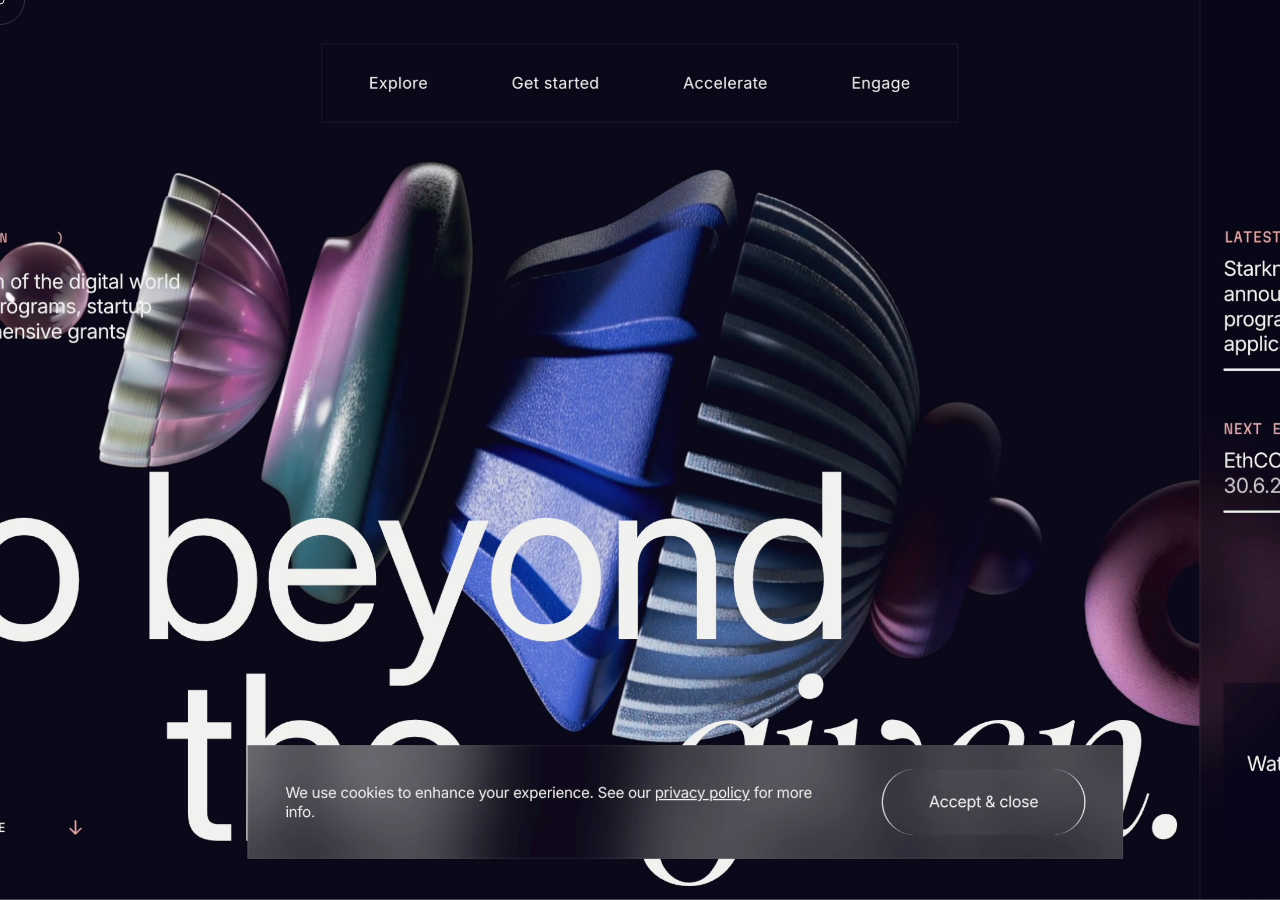
<file: cursor2.html>
<!DOCTYPE html>
<html>

<head>
    <meta charset="UTF-8" />
    <title>title</title>
    <style>
        html, body, canvas {
  width: 100%;
  height: 100%;
}

* {
        cursor:none;
}

canvas {
  position: absolute;
  z-index: 10;
  pointer-events: none;
  opacity: 0.05;
  filter: blur(10px);
  /* mix-blend-mode: overlay; */
  /* mix-blend-mode:lighten;  darken, saturation, color */
  /* backdrop-filter: blur(40px); */
}

body {
  margin: 0;
  position: fixed;
  overflow: hidden;
  cursor: none;
  background-color: black;
  color: orange;
}

video,img {
    width: 100vw;
    height: 100vh;
    position: absolute;
    object-fit: cover;
    top: 0;
    left: 0;
    z-index: -1;
}

.cursor {
  z-index: 100;
  /* background-color: #ff4c24; */
  border: 1px solid #ffffff30;
  /* border-width: 1px 0 1x 1px; */
  border-radius: 100em;
  width: 3em;
  height: 3em;
  transition: background-color .375s cubic-bezier(.625, .05, 0, 1), height .375s cubic-bezier(.625, .05, 0, 1), width .375s cubic-bezier(.625, .05, 0, 1);
  position: fixed;
  inset: 0% auto auto 0%;
  pointer-events: none;
  display: flex;
  align-items: center;
  justify-content: center;
}

.cursor, .cursor__dot {
    mix-blend-mode: difference;
}

.cursor__dot {
    position: fixed;
    z-index: 100;
    pointer-events: none;
    width: 7px;
    inset: 0% auto auto 0%;
    height: 7px;
    /* background-color: white; */
    border: 1px solid #ffffff;
    /* background-color: #ffffff50; */
    /* backdrop-filter: blur(10px); */
    border-radius: 50%;
    transition: background-color .375s cubic-bezier(.625, .05, 0, 1), height .375s cubic-bezier(.625, .05, 0, 1), width .375s cubic-bezier(.625, .05, 0, 1), border .5s linear, background-color .5s linear;
}

.cursor__image {
    width: 9px;
    height: 9px;
    margin-left: -1px;
    margin-top: -1px;
    opacity: 0;
    transition-duration: .5s;
    transition-property: opacity;
}

body:has( a:hover) .cursor,
body:has( button:hover) .cursor,
body:has( [data-cursor]:hover) .cursor{
  width: 1.25em;
  height: 1.25em;
  border-color: #EAAEAE50;
      /* width: 10px;
          height: 10px; */
  /* background-color: rgba(255, 76, 36, 0.3); */
}
body:has( a:hover) .cursor__dot,
body:has( button:hover) .cursor__dot,
body:has( [data-cursor]:hover) .cursor__dot{
      background-color: #EAAEAE;
        border: 0px solid #ffffff00;
        width: 10px;
        height: 10px;
      /* width: 8px;
    height: 8px; */
}

body:has( a:hover) .cursor__dot img,
body:has( button:hover) .cursor__dot img,
body:has( [data-cursor]:hover) .cursor__dot img {
    display: none;
}

button {
    position: absolute;
    top: 40px;
    right: 40px;
    z-index: 1000;
    width: 100vw;
    height: 70px;
    background-color: transparent;
    border-color: transparent;
}

@media (hover: none) and (pointer: coarse) {
  .cursor {
    display: none;
  }
}

    </style>
    <script>
        let cursorTimeOut;
        window.addEventListener("mousemove", e => {
            if(cursorTimeOut) clearTimeout(cursorTimeOut)
            cursorTimeOut = setTimeout(() => {
                document.querySelector('.cursor__image').style.opacity = 0;
                document.querySelector('.cursor__dot').style.borderColor = 'white';
                // document.querySelector('.cursor__dot').style.backgroundColor = '#ffffff';
            }, 100)
            document.querySelector('.cursor__image').style.opacity = 1;
            document.querySelector('.cursor__dot').style.borderColor = 'transparent';
            // document.querySelector('.cursor__dot').style.backgroundColor = 'transparent';
        });
    </script>
</head>

<body>
   <!-- <canvas></canvas> -->
   <!-- <video loop muted autoplay>
    <source src="/home.mov" />
   </video> -->
 <img src="/homepage.png" />
   <button></button>
   <div class="cursor"></div>
    <div class="cursor__dot">
        <img class="cursor__image" src="/cursor.gif" />
    </div>
   <script src="https://cdn.jsdelivr.net/npm/gsap@3.12.5/dist/gsap.min.js"></script>
    <!-- <script src="./cursor2.js"></script> -->
    <script src="./osmoCursor.js"></script>
</body>

</html>
</file>
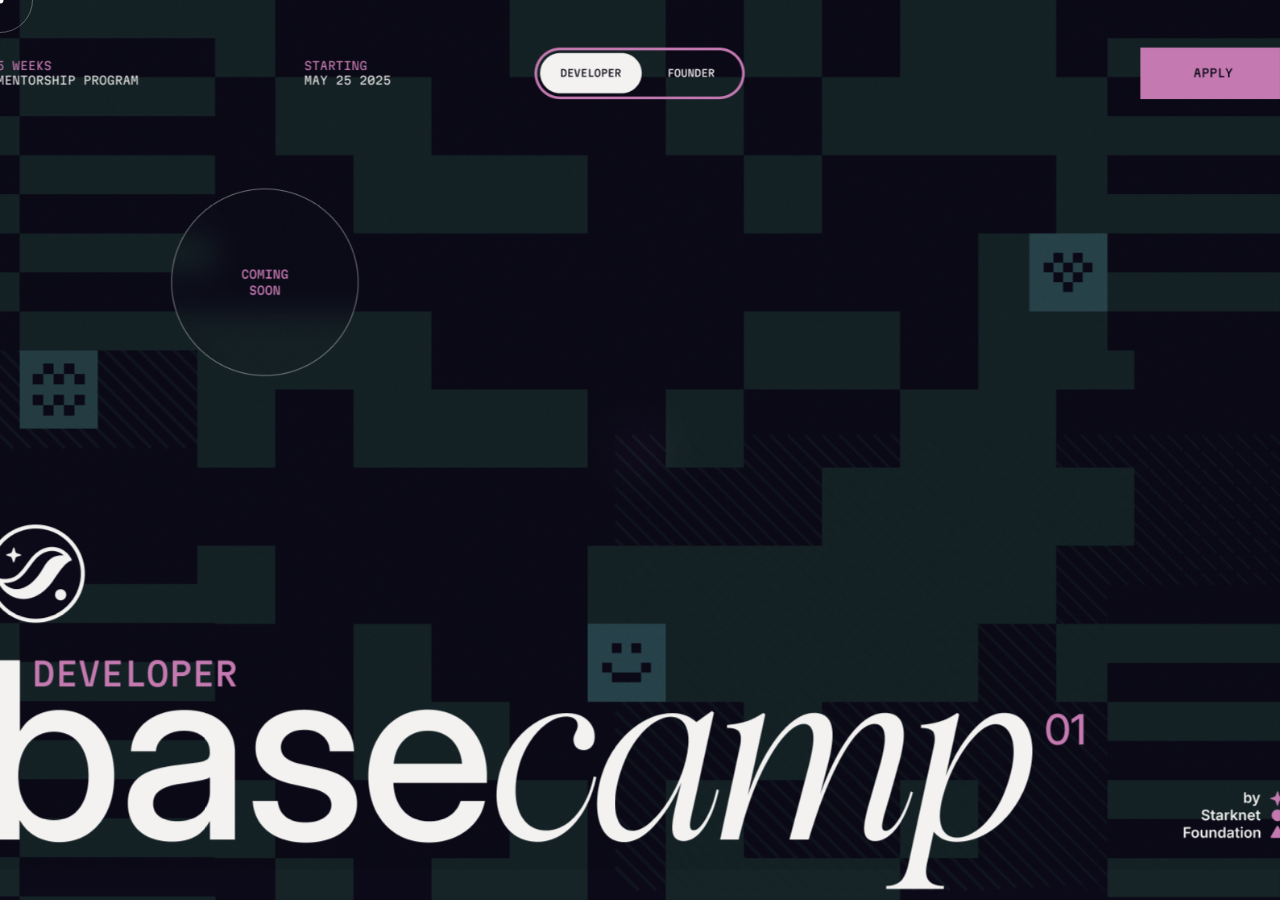
<file: cursor3.html>
<!DOCTYPE html>
<html>

<head>
    <meta charset="UTF-8" />
    <title>title</title>
    <style>
        html, body, canvas {
  width: 100%;
  height: 100%;
}

* {
        cursor:none;
}

canvas {
  position: absolute;
  z-index: 10;
  pointer-events: none;
  opacity: 0.4;
  filter: blur(10px);
  mix-blend-mode: overlay;
  /* mix-blend-mode:lighten;  darken, saturation, color */
  /* backdrop-filter: blur(40px); */
}

body {
  margin: 0;
  position: fixed;
  overflow: hidden;
  cursor: none;
  background-color: black;
  color: orange;
}

video,img {
    width: 100vw;
    height: 100vh;
    position: absolute;
    object-fit: cover;
    top: 0;
    left: 0;
    z-index: -1;
}

.cursor {
  z-index: 100;
  /* background-color: #ff4c24; */
  border: 1px solid #ffffff50;
  border-radius: 100em;
  width: 4em;
  height: 4em;
  transition: background-color .375s cubic-bezier(.625, .05, 0, 1), height .375s cubic-bezier(.625, .05, 0, 1), width .375s cubic-bezier(.625, .05, 0, 1);
  position: fixed;
  inset: 0% auto auto 0%;
  pointer-events: none;
  display: flex;
  align-items: center;
  justify-content: center;
}

.cursor__dot {
    position: fixed;
    z-index: 100;
    pointer-events: none;
    width: 7px;
    inset: 0% auto auto 0%;
    height: 7px;
    background-color: white;
    border-radius: 50%;
    transition: background-color .375s cubic-bezier(.625, .05, 0, 1), height .375s cubic-bezier(.625, .05, 0, 1), width .375s cubic-bezier(.625, .05, 0, 1);
}

body:has( a:hover) .cursor,
body:has( button:hover) .cursor,
body:has( [data-cursor]:hover) .cursor{
  width: 5em;
  height: 5em;
  border-color: #ffc0cb50;
  /* background-color: rgba(255, 76, 36, 0.3); */
}
body:has( a:hover) .cursor__dot,
body:has( button:hover) .cursor__dot,
body:has( [data-cursor]:hover) .cursor__dot{
      background-color: pink;
      width: 10px;
    height: 10px;
}

button {
    position: absolute;
    top: 40px;
    right: 40px;
    z-index: 1000;
    width: 200px;
    height: 70px;
    background-color: transparent;
    border-color: transparent;
}

@media (hover: none) and (pointer: coarse) {
  .cursor {
    display: none;
  }
}

    </style>
</head>

<body>
   <canvas></canvas>
   <!-- <video loop muted>
    <source src="/home.mov" />
   </video> -->
 <img src="/basecamp.png" />
   <button></button>
   <div class="cursor"></div>
    <div class="cursor__dot"></div>
   <script src="https://cdn.jsdelivr.net/npm/gsap@3.12.5/dist/gsap.min.js"></script>
    <script src="./cursor2.js"></script>
    <script src="./osmoCursor.js"></script>
</body>

</html>
</file>
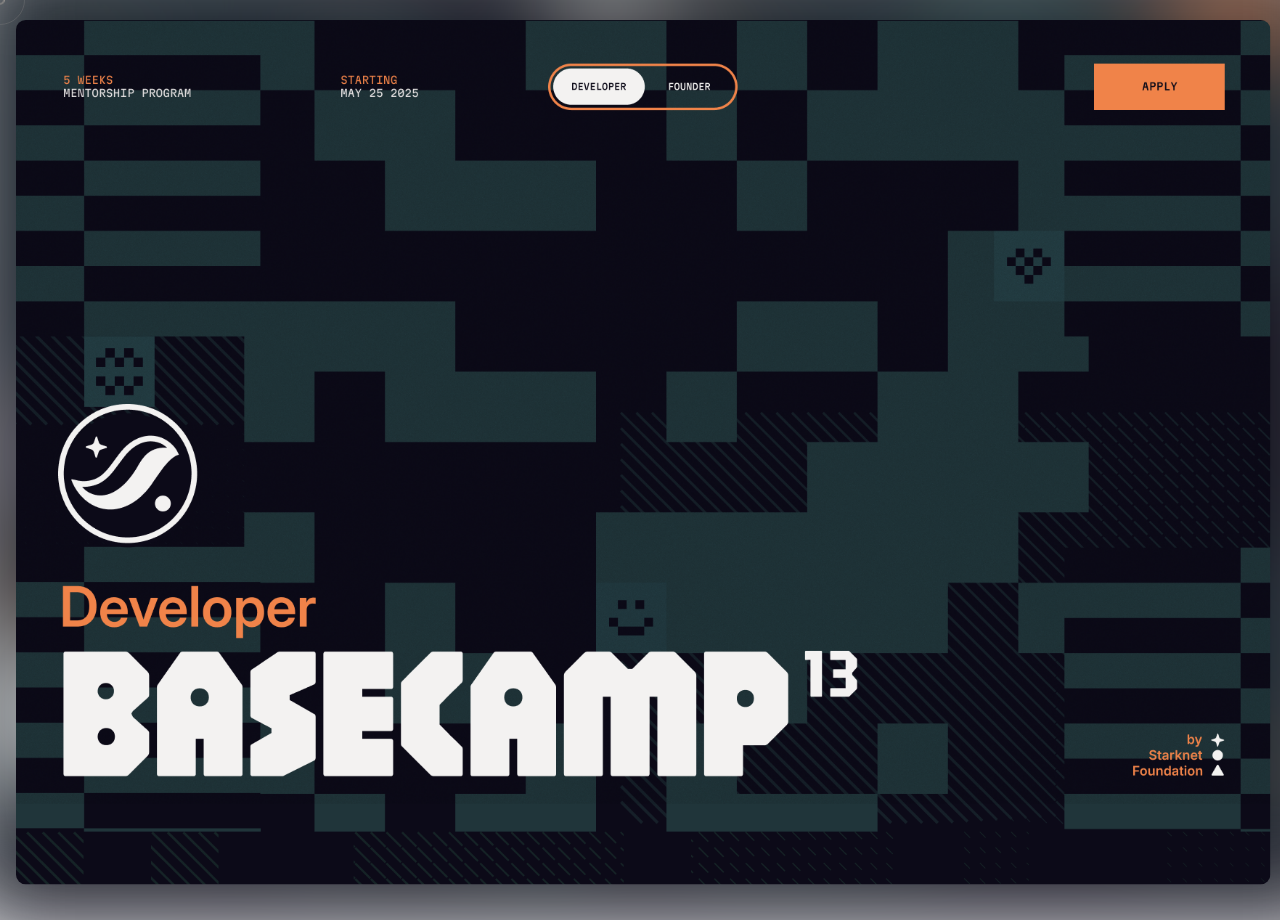
<file: glass.html>
<!DOCTYPE html>
<html>

<head>
    <meta charset="UTF-8" />
    <title>title</title>
    <style>
        html, body, canvas {
  width: 100%;
  height: 100%;
}

* {
        cursor:none;
}

canvas {
  position: absolute;
  z-index: 10;
  pointer-events: none;
  opacity: 0.05;
  filter: blur(10px);
  /* mix-blend-mode: overlay; */
  /* mix-blend-mode:lighten;  darken, saturation, color */
  /* backdrop-filter: blur(40px); */
}

body {
  margin: 0;
  cursor: none;
  background-color: white;
  color: orange;
  height: 100vh;
  position: fixed;
  overflow: hidden;
}

video,img {
    width: 100vw;
    height: auto;
    /* position: absolute; */
    object-fit: contain;
    top: 0;
    left: 0;
    z-index: -1;
}

.cursor {
  z-index: 100;
  /* background-color: #ff4c24; */
  border: 1px solid #ffffff30;
  /* border-width: 1px 0 1x 1px; */
  border-radius: 100em;
  width: 3em;
  height: 3em;
  transition: background-color .375s cubic-bezier(.625, .05, 0, 1), height .375s cubic-bezier(.625, .05, 0, 1), width .375s cubic-bezier(.625, .05, 0, 1);
  position: fixed;
  inset: 0% auto auto 0%;
  pointer-events: none;
  display: flex;
  align-items: center;
  justify-content: center;
}

.cursor, .cursor__dot {
    mix-blend-mode: difference;
}

.cursor__dot {
    position: fixed;
    z-index: 100;
    pointer-events: none;
    width: 7px;
    inset: 0% auto auto 0%;
    height: 7px;
    /* background-color: white; */
    border: 1px solid #ffffff;
    /* background-color: #ffffff50; */
    /* backdrop-filter: blur(10px); */
    border-radius: 50%;
    transition: background-color .375s cubic-bezier(.625, .05, 0, 1), height .375s cubic-bezier(.625, .05, 0, 1), width .375s cubic-bezier(.625, .05, 0, 1), border .5s linear, background-color .5s linear;
}

.cursor__image {
    width: 9px;
    height: 9px;
    margin-left: -1px;
    margin-top: -1px;
    opacity: 0;
    transition-duration: .5s;
    transition-property: opacity;
}

body:has( a:hover) .cursor,
body:has( button:hover) .cursor,
body:has( [data-cursor]:hover) .cursor{
  width: 1.25em;
  height: 1.25em;
  border-color: #EAAEAE50;
      /* width: 10px;
          height: 10px; */
  /* background-color: rgba(255, 76, 36, 0.3); */
}
body:has( a:hover) .cursor__dot,
body:has( button:hover) .cursor__dot,
body:has( [data-cursor]:hover) .cursor__dot{
      background-color: #EAAEAE;
        border: 0px solid #ffffff00;
        width: 10px;
        height: 10px;
      /* width: 8px;
    height: 8px; */
}

body:has( a:hover) .cursor__dot img,
body:has( button:hover) .cursor__dot img,
body:has( [data-cursor]:hover) .cursor__dot img {
    display: none;
}

button {
    position: absolute;
    top: 40px;
    right: 40px;
    z-index: 1000;
    width: 100vw;
    height: 70px;
    background-color: transparent;
    border-color: transparent;
}

@media (hover: none) and (pointer: coarse) {
  .cursor {
    display: none;
  }
}

iframe {
  width: 110vw;
  height: 110vh;
  z-index: -1;
  position: fixed;
  top: -5vw;
  left:-5vh;
  border: none;
  filter: blur(50px);
  opacity: 0.95;
  pointer-events: none;
}

body {
  position: relative;
}

img {
  z-index: -1;
}
.small {
  transform: scale(0.98);
  width: 100vw;
  margin: 16px;
  margin-top: 20px;
  transform-origin: top left;
  border-radius: 10px;
  height: 98vh;
  overflow: scroll;
} 

    </style>
</head>

<body>
   <!-- <canvas></canvas> -->
   <!-- <video loop muted autoplay>
    <source src="/home.mov" />
   </video> -->
<iframe src="/glass2.html"></iframe>
<div class="small">
 <img src="/basecampfull.png" />
    <button></button>
</div>
    <div class="cursor"></div>
     <div class="cursor__dot">
         <img class="cursor__image" src="/cursor.gif" />
     </div>
   <script src="https://cdn.jsdelivr.net/npm/gsap@3.12.5/dist/gsap.min.js"></script>
    <!-- <script src="./cursor2.js"></script> -->
    <script src="./osmoCursor.js"></script>
     <script>
        let cursorTimeOut;
        window.addEventListener("mousemove", e => {
            if(cursorTimeOut) clearTimeout(cursorTimeOut)
            cursorTimeOut = setTimeout(() => {
                document.querySelector('.cursor__image').style.opacity = 0;
                document.querySelector('.cursor__dot').style.borderColor = 'white';
                // document.querySelector('.cursor__dot').style.backgroundColor = '#ffffff';
            }, 100)
            document.querySelector('.cursor__image').style.opacity = 1;
            document.querySelector('.cursor__dot').style.borderColor = 'transparent';
            // document.querySelector('.cursor__dot').style.backgroundColor = 'transparent';
        });

        document.querySelector('.small').addEventListener('scroll', (e) => {
          const currentScroll = document.querySelector('.small').scrollTop;
          console.log(currentScroll)
          document.querySelector('iframe').contentWindow.scrollTo(0, currentScroll)
        })
    </script>
</body>

</html>
</file>
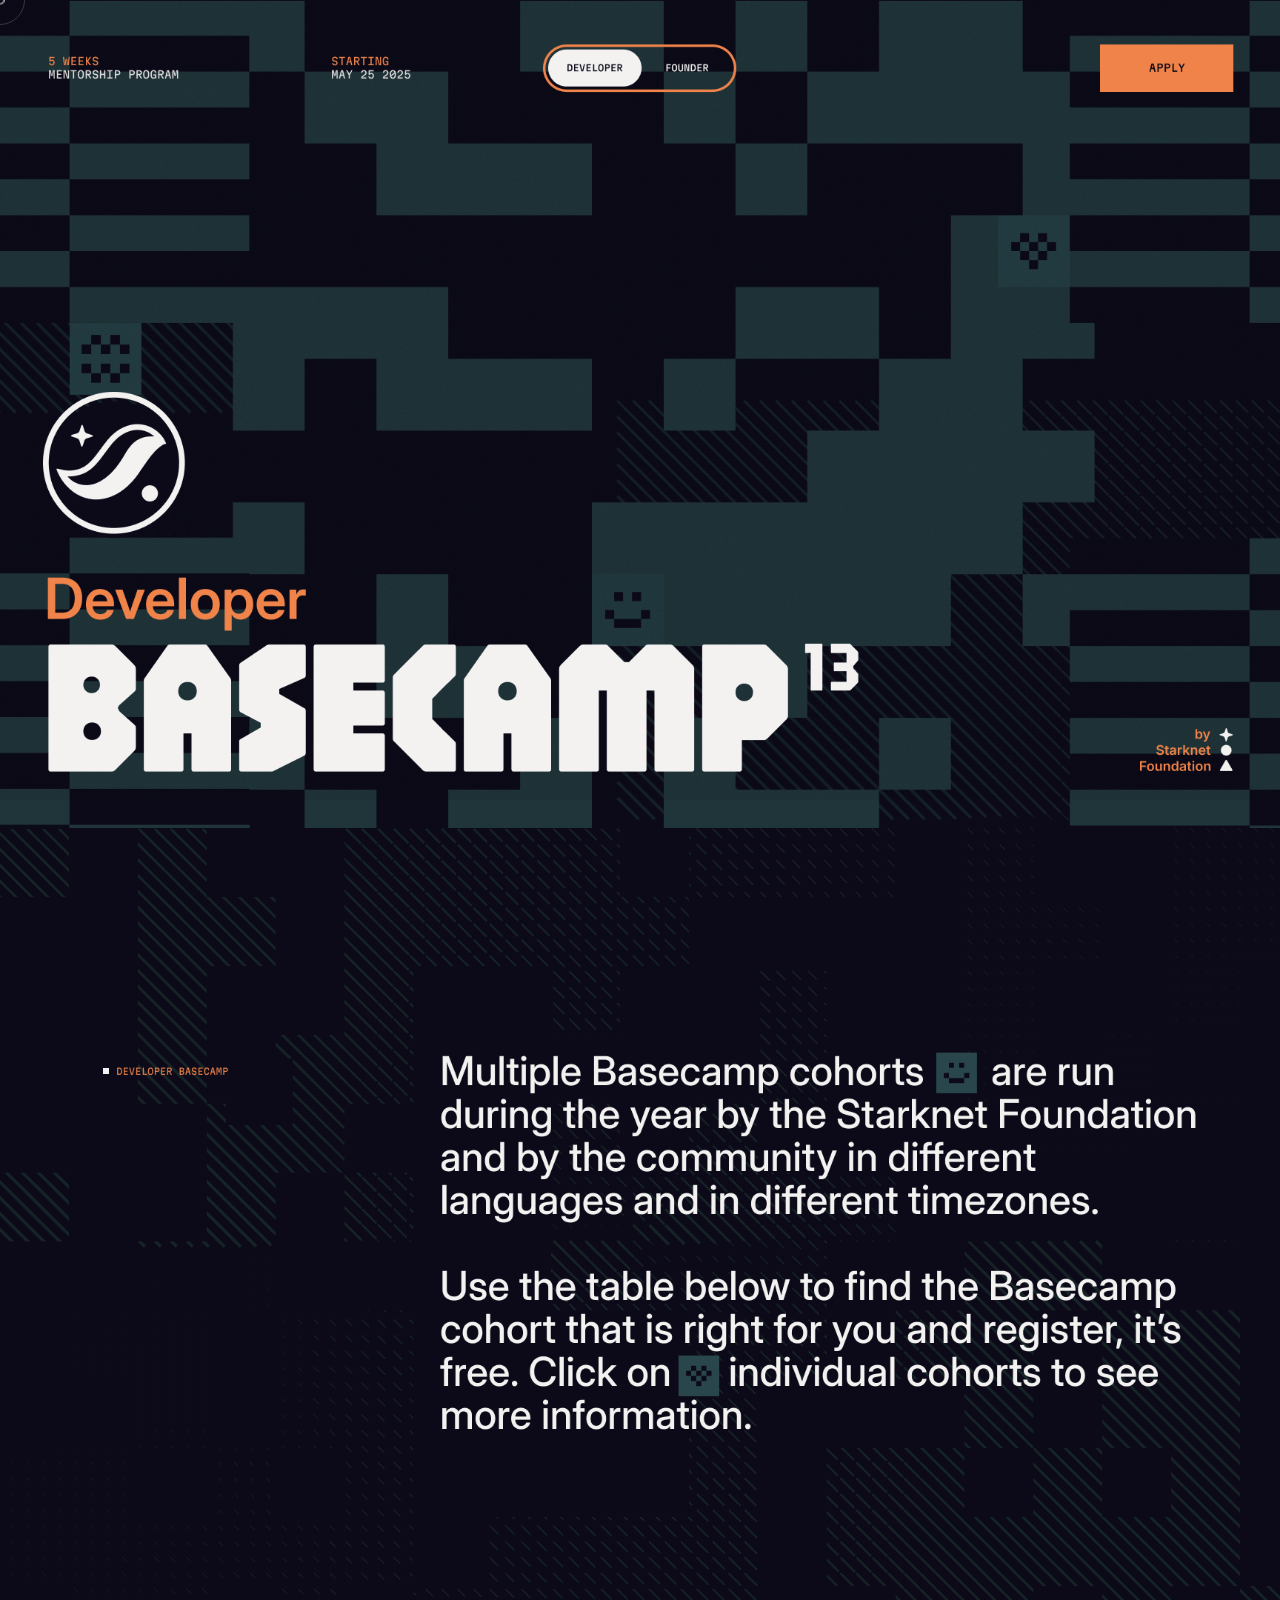
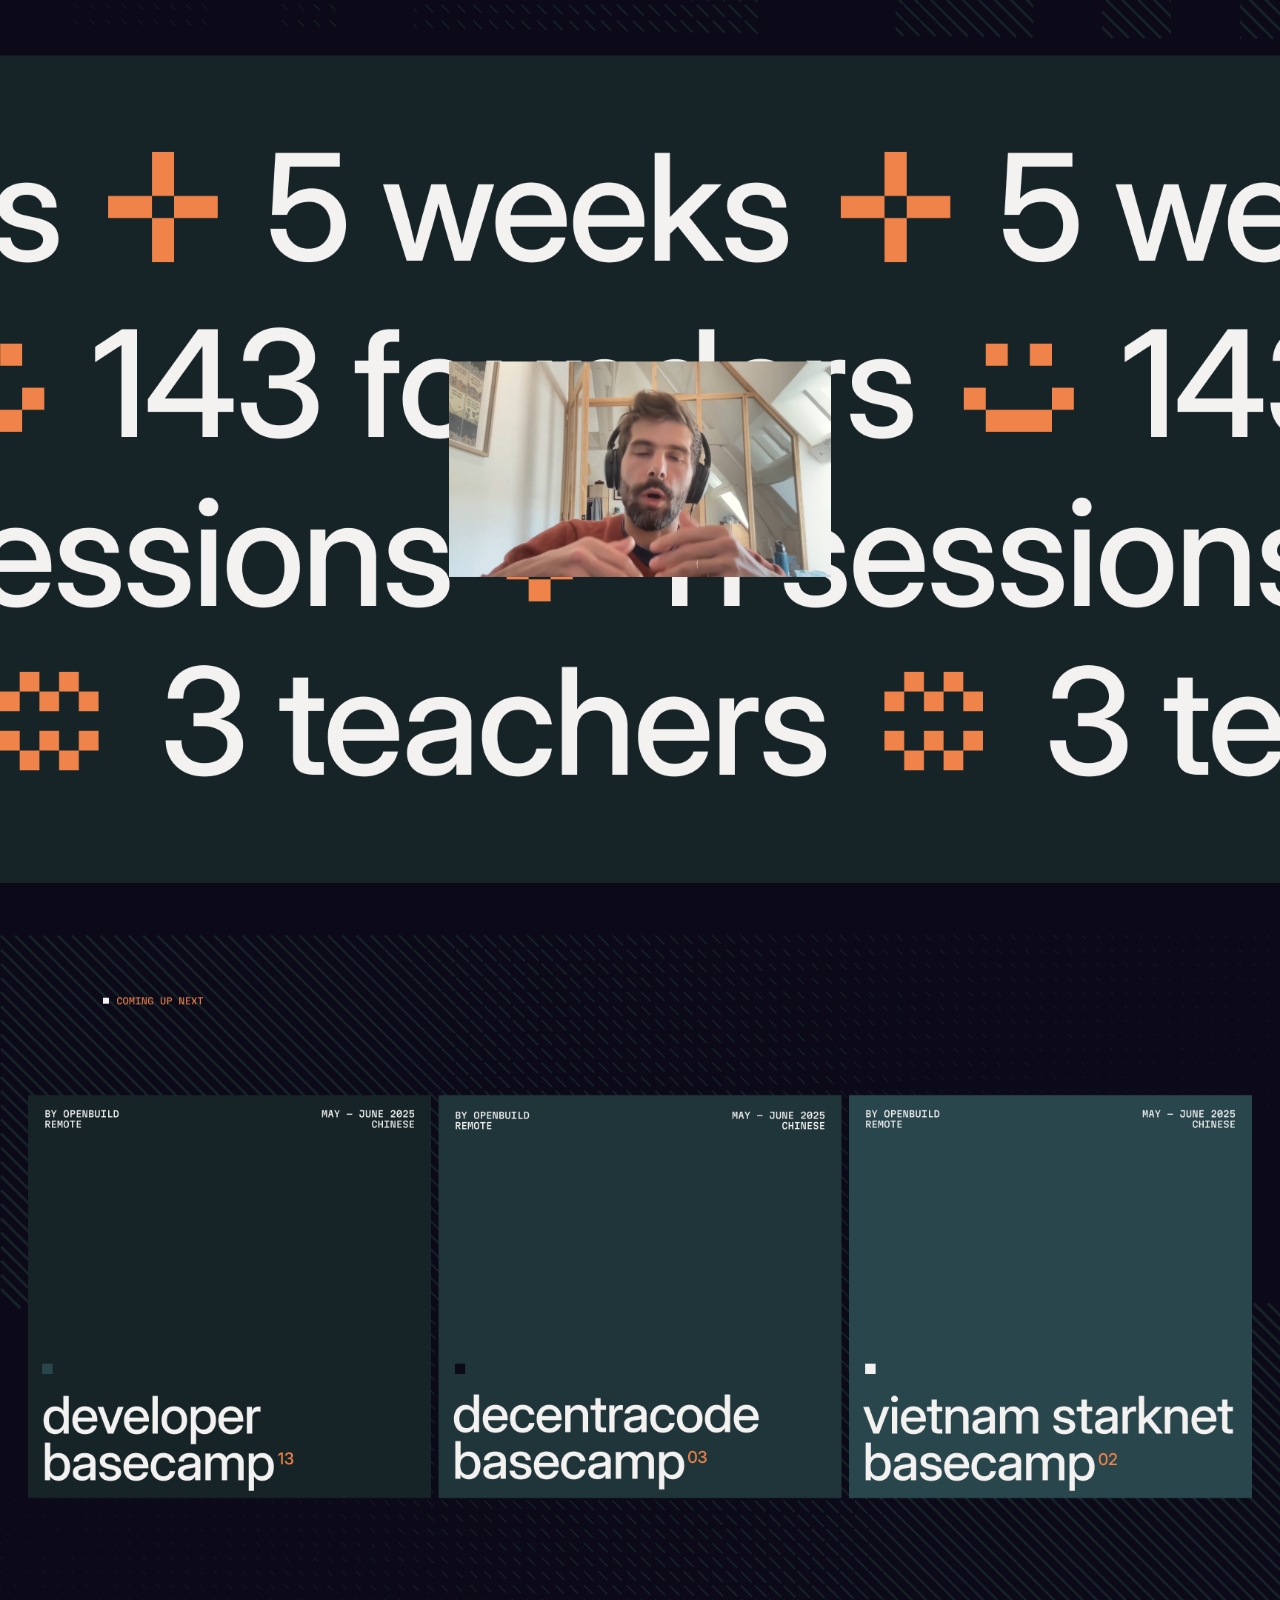
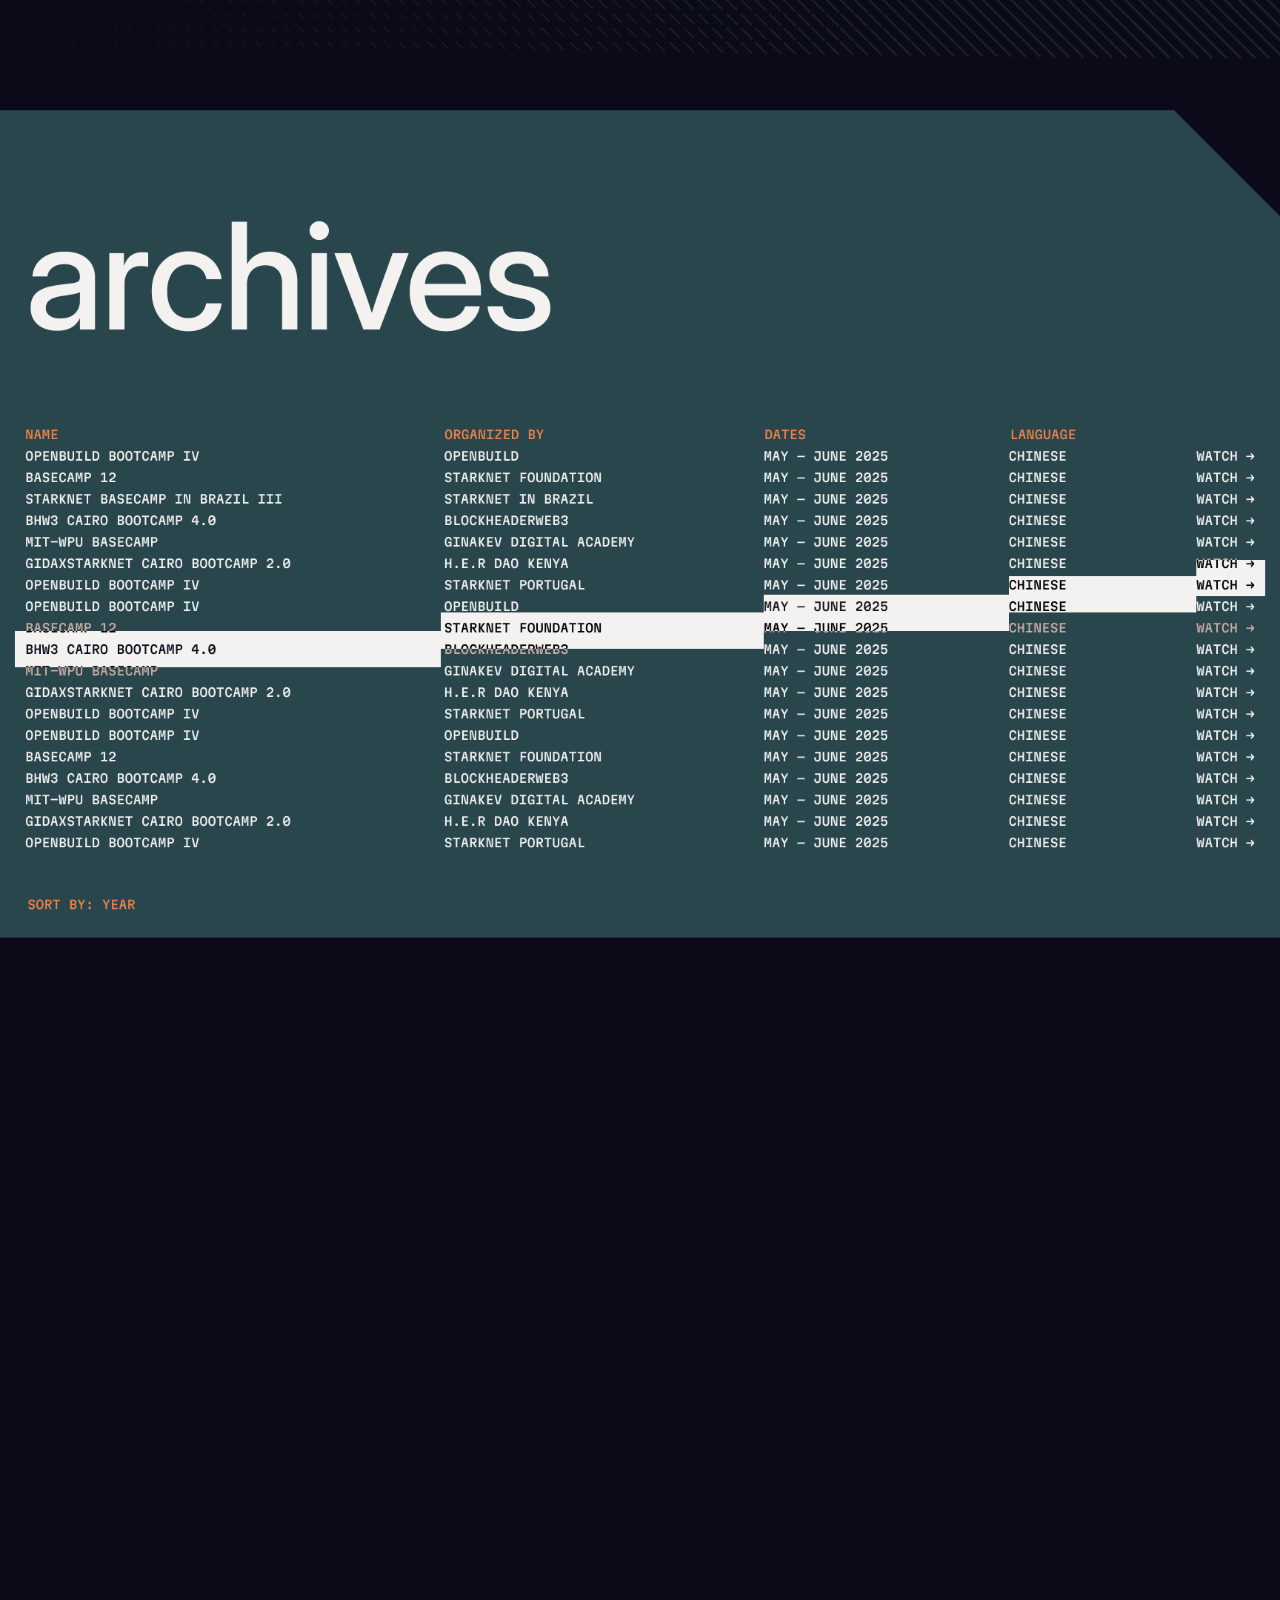
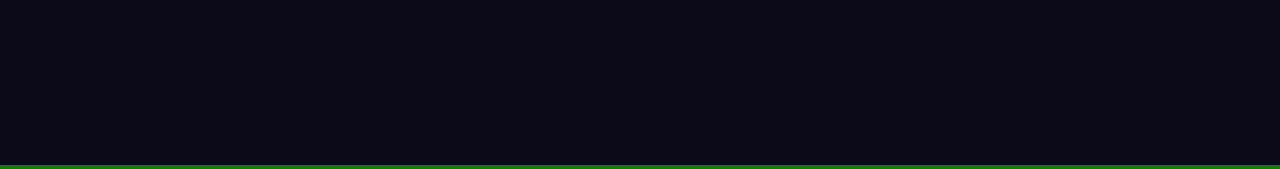
<file: glass2.html>
<!DOCTYPE html>
<html>

<head>
    <meta charset="UTF-8" />
    <title>title</title>
    <style>
        html, body, canvas {
  width: 100%;
  height: 100%;
}

* {
        cursor:none;
}

canvas {
  position: absolute;
  z-index: 10;
  pointer-events: none;
  opacity: 0.05;
  filter: blur(10px);
  /* mix-blend-mode: overlay; */
  /* mix-blend-mode:lighten;  darken, saturation, color */
  /* backdrop-filter: blur(40px); */
}

body {
  margin: 0;
  cursor: none;
  background-image: linear-gradient(red, green, orange);
  color: orange;
}

video,img {
    width: 100vw;
    height: auto;
    /* position: absolute; */
    object-fit: contain;
    top: 0;
    left: 0;
    z-index: -1;
}

.cursor {
  z-index: 100;
  /* background-color: #ff4c24; */
  border: 1px solid #ffffff30;
  /* border-width: 1px 0 1x 1px; */
  border-radius: 100em;
  width: 3em;
  height: 3em;
  transition: background-color .375s cubic-bezier(.625, .05, 0, 1), height .375s cubic-bezier(.625, .05, 0, 1), width .375s cubic-bezier(.625, .05, 0, 1);
  position: fixed;
  inset: 0% auto auto 0%;
  pointer-events: none;
  display: flex;
  align-items: center;
  justify-content: center;
}

.cursor, .cursor__dot {
    mix-blend-mode: difference;
}

.cursor__dot {
    position: fixed;
    z-index: 100;
    pointer-events: none;
    width: 7px;
    inset: 0% auto auto 0%;
    height: 7px;
    /* background-color: white; */
    border: 1px solid #ffffff;
    /* background-color: #ffffff50; */
    /* backdrop-filter: blur(10px); */
    border-radius: 50%;
    transition: background-color .375s cubic-bezier(.625, .05, 0, 1), height .375s cubic-bezier(.625, .05, 0, 1), width .375s cubic-bezier(.625, .05, 0, 1), border .5s linear, background-color .5s linear;
}

.cursor__image {
    width: 9px;
    height: 9px;
    margin-left: -1px;
    margin-top: -1px;
    opacity: 0;
    transition-duration: .5s;
    transition-property: opacity;
}

body:has( a:hover) .cursor,
body:has( button:hover) .cursor,
body:has( [data-cursor]:hover) .cursor{
  width: 1.25em;
  height: 1.25em;
  border-color: #EAAEAE50;
      /* width: 10px;
          height: 10px; */
  /* background-color: rgba(255, 76, 36, 0.3); */
}
body:has( a:hover) .cursor__dot,
body:has( button:hover) .cursor__dot,
body:has( [data-cursor]:hover) .cursor__dot{
      background-color: #EAAEAE;
        border: 0px solid #ffffff00;
        width: 10px;
        height: 10px;
      /* width: 8px;
    height: 8px; */
}

body:has( a:hover) .cursor__dot img,
body:has( button:hover) .cursor__dot img,
body:has( [data-cursor]:hover) .cursor__dot img {
    display: none;
}

button {
    position: absolute;
    top: 40px;
    right: 40px;
    z-index: 1000;
    width: 100vw;
    height: 70px;
    background-color: transparent;
    border-color: transparent;
}

@media (hover: none) and (pointer: coarse) {
  .cursor {
    display: none;
  }
}

/* img {
  opacity: 0;
} */

    </style>
    <script>
        let cursorTimeOut;
        window.addEventListener("mousemove", e => {
            if(cursorTimeOut) clearTimeout(cursorTimeOut)
            cursorTimeOut = setTimeout(() => {
                document.querySelector('.cursor__image').style.opacity = 0;
                document.querySelector('.cursor__dot').style.borderColor = 'white';
                // document.querySelector('.cursor__dot').style.backgroundColor = '#ffffff';
            }, 100)
            document.querySelector('.cursor__image').style.opacity = 1;
            document.querySelector('.cursor__dot').style.borderColor = 'transparent';
            // document.querySelector('.cursor__dot').style.backgroundColor = 'transparent';
        });
    </script>
</head>

<body>
   <!-- <canvas></canvas> -->
   <!-- <video loop muted autoplay>
    <source src="/home.mov" />
   </video> -->
 <img src="/basecampfull.png" />
   <button></button>
   <div class="cursor"></div>
    <div class="cursor__dot">
        <img class="cursor__image" src="/cursor.gif" />
    </div>
   <script src="https://cdn.jsdelivr.net/npm/gsap@3.12.5/dist/gsap.min.js"></script>
    <!-- <script src="./cursor2.js"></script> -->
    <script src="./osmoCursor.js"></script>
</body>

</html>
</file>
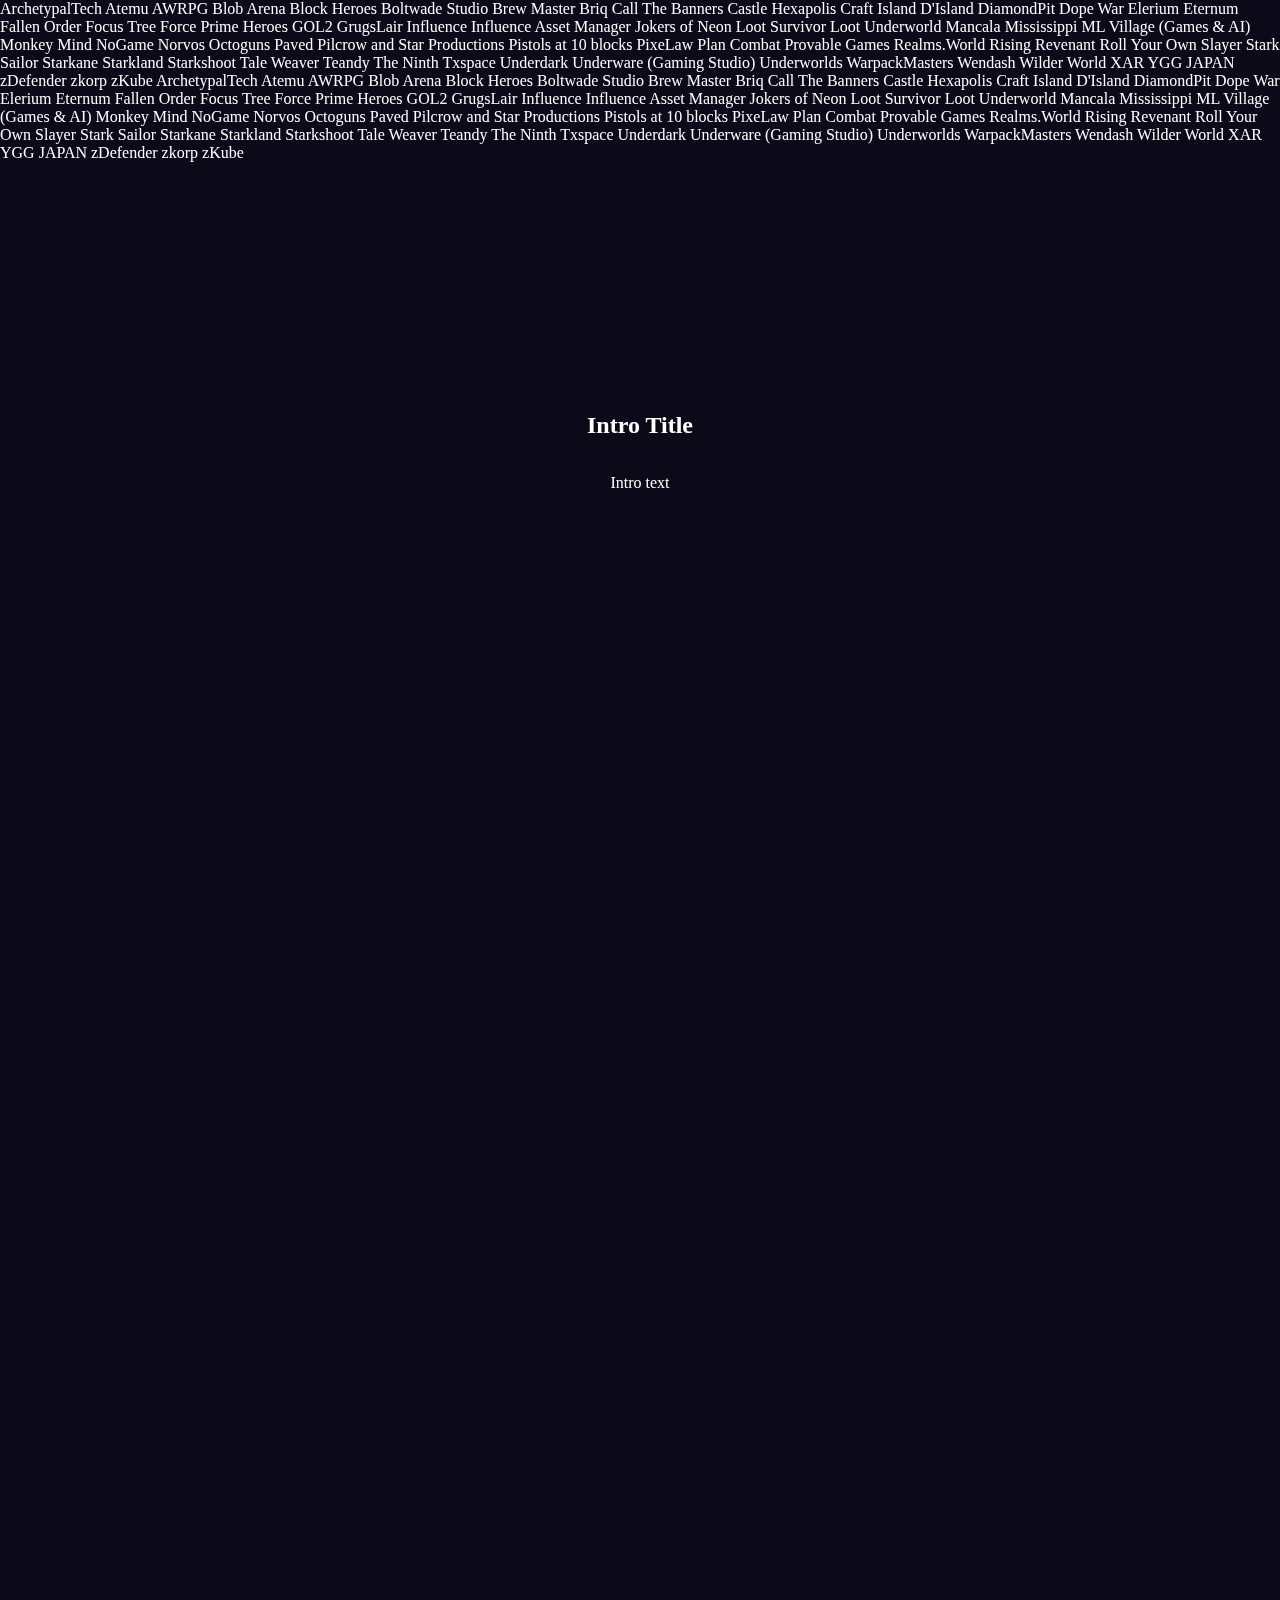
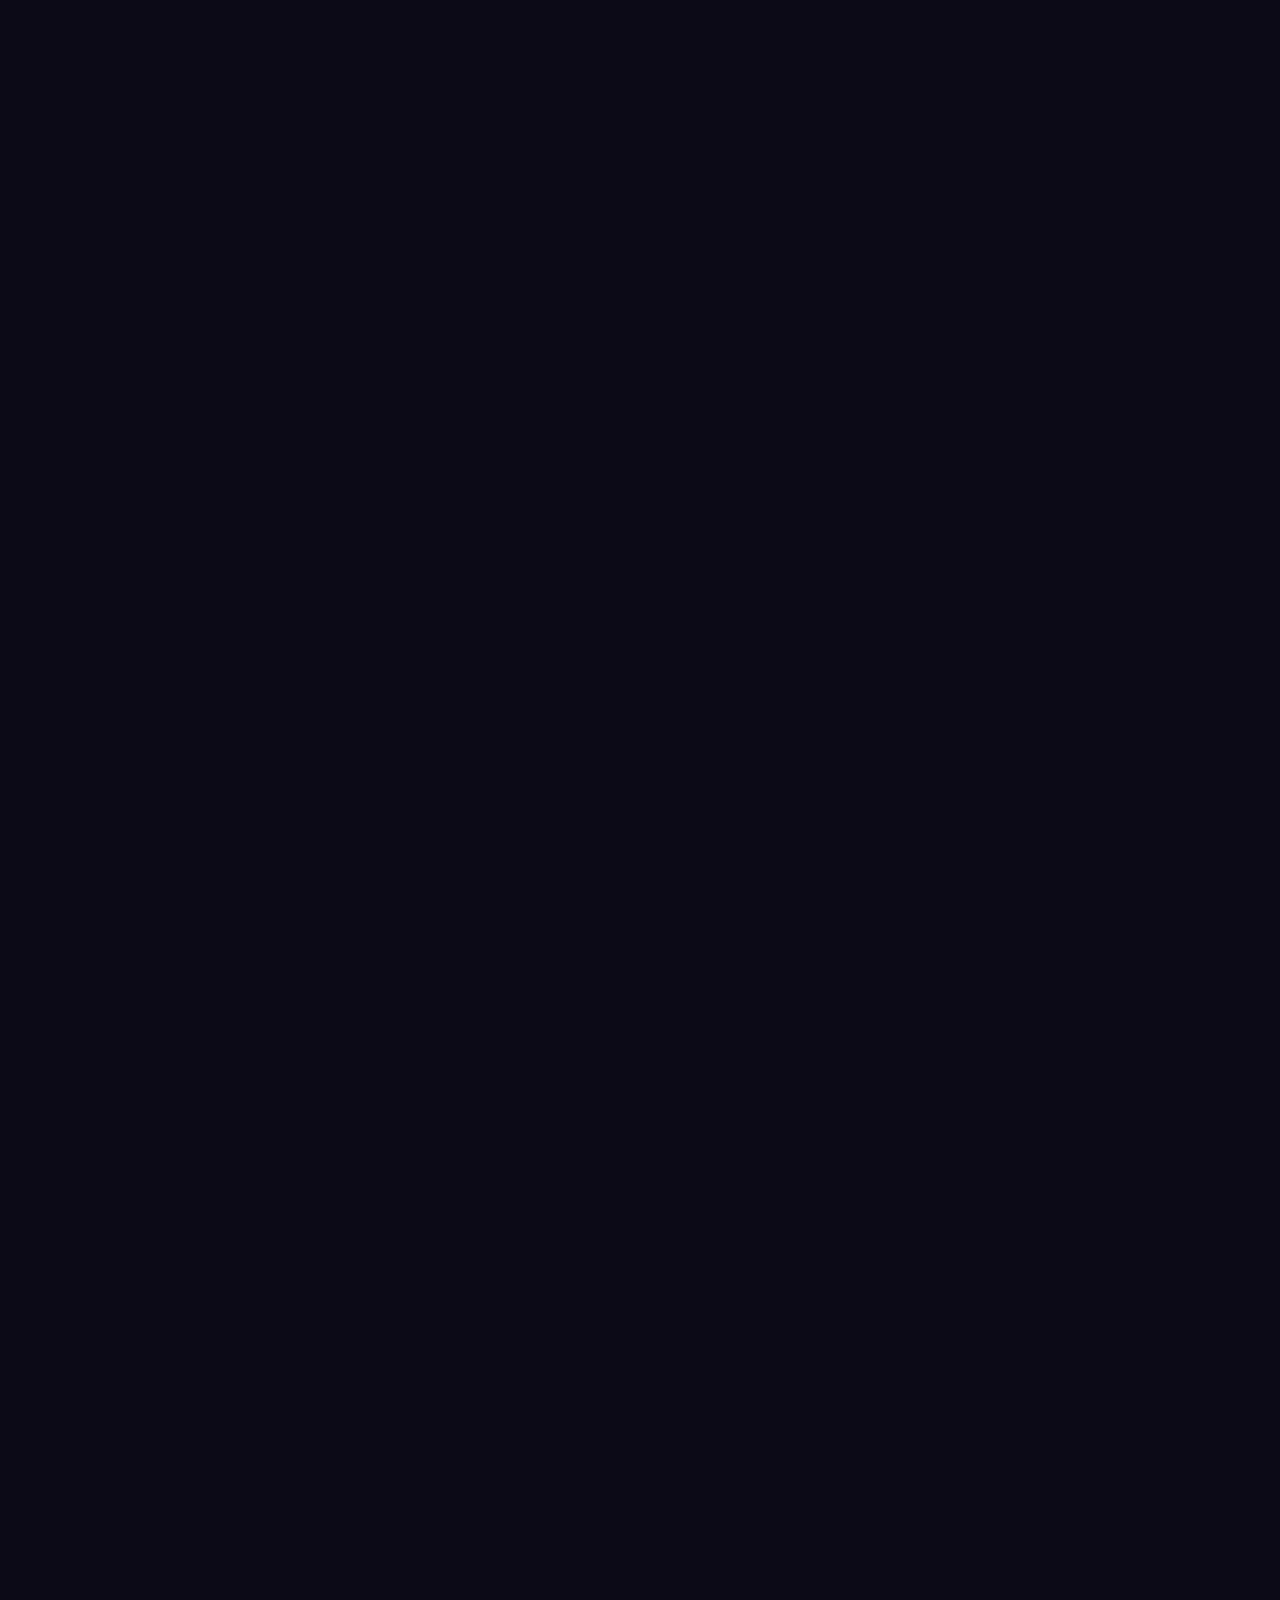
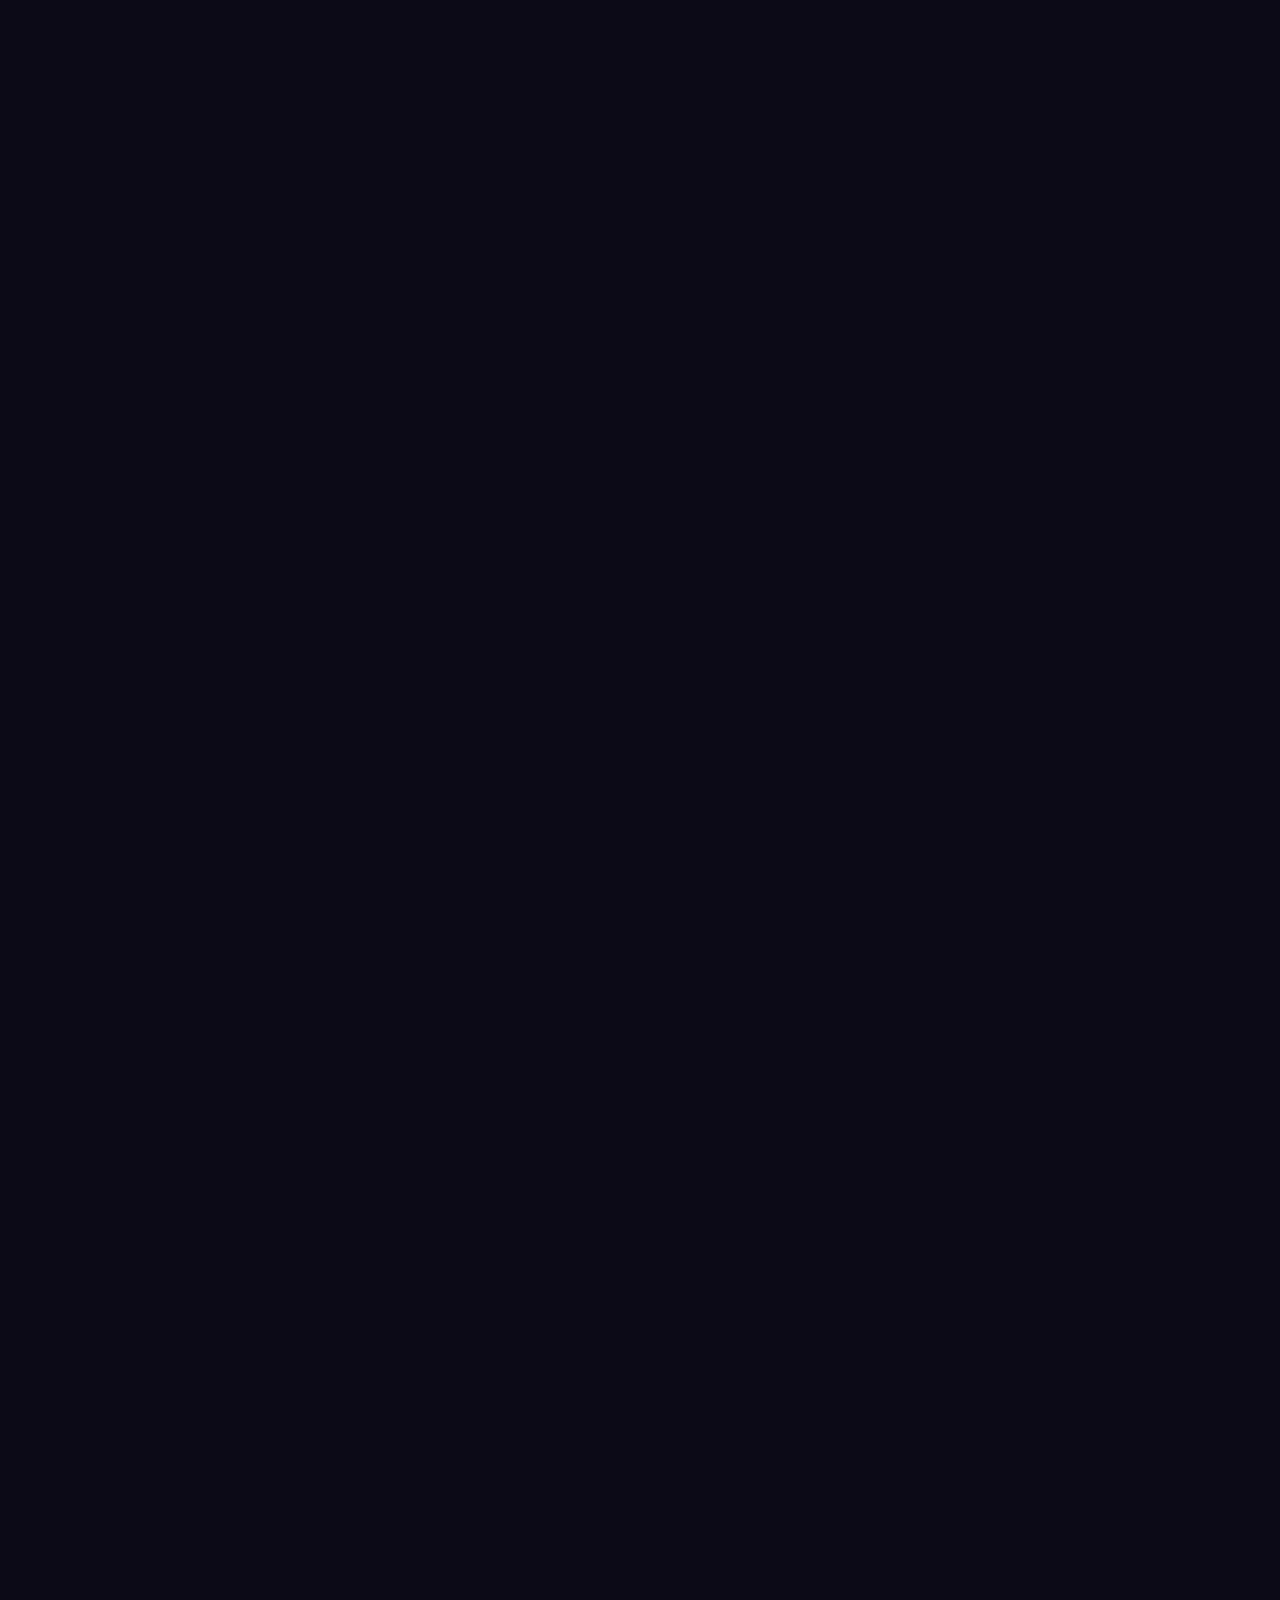
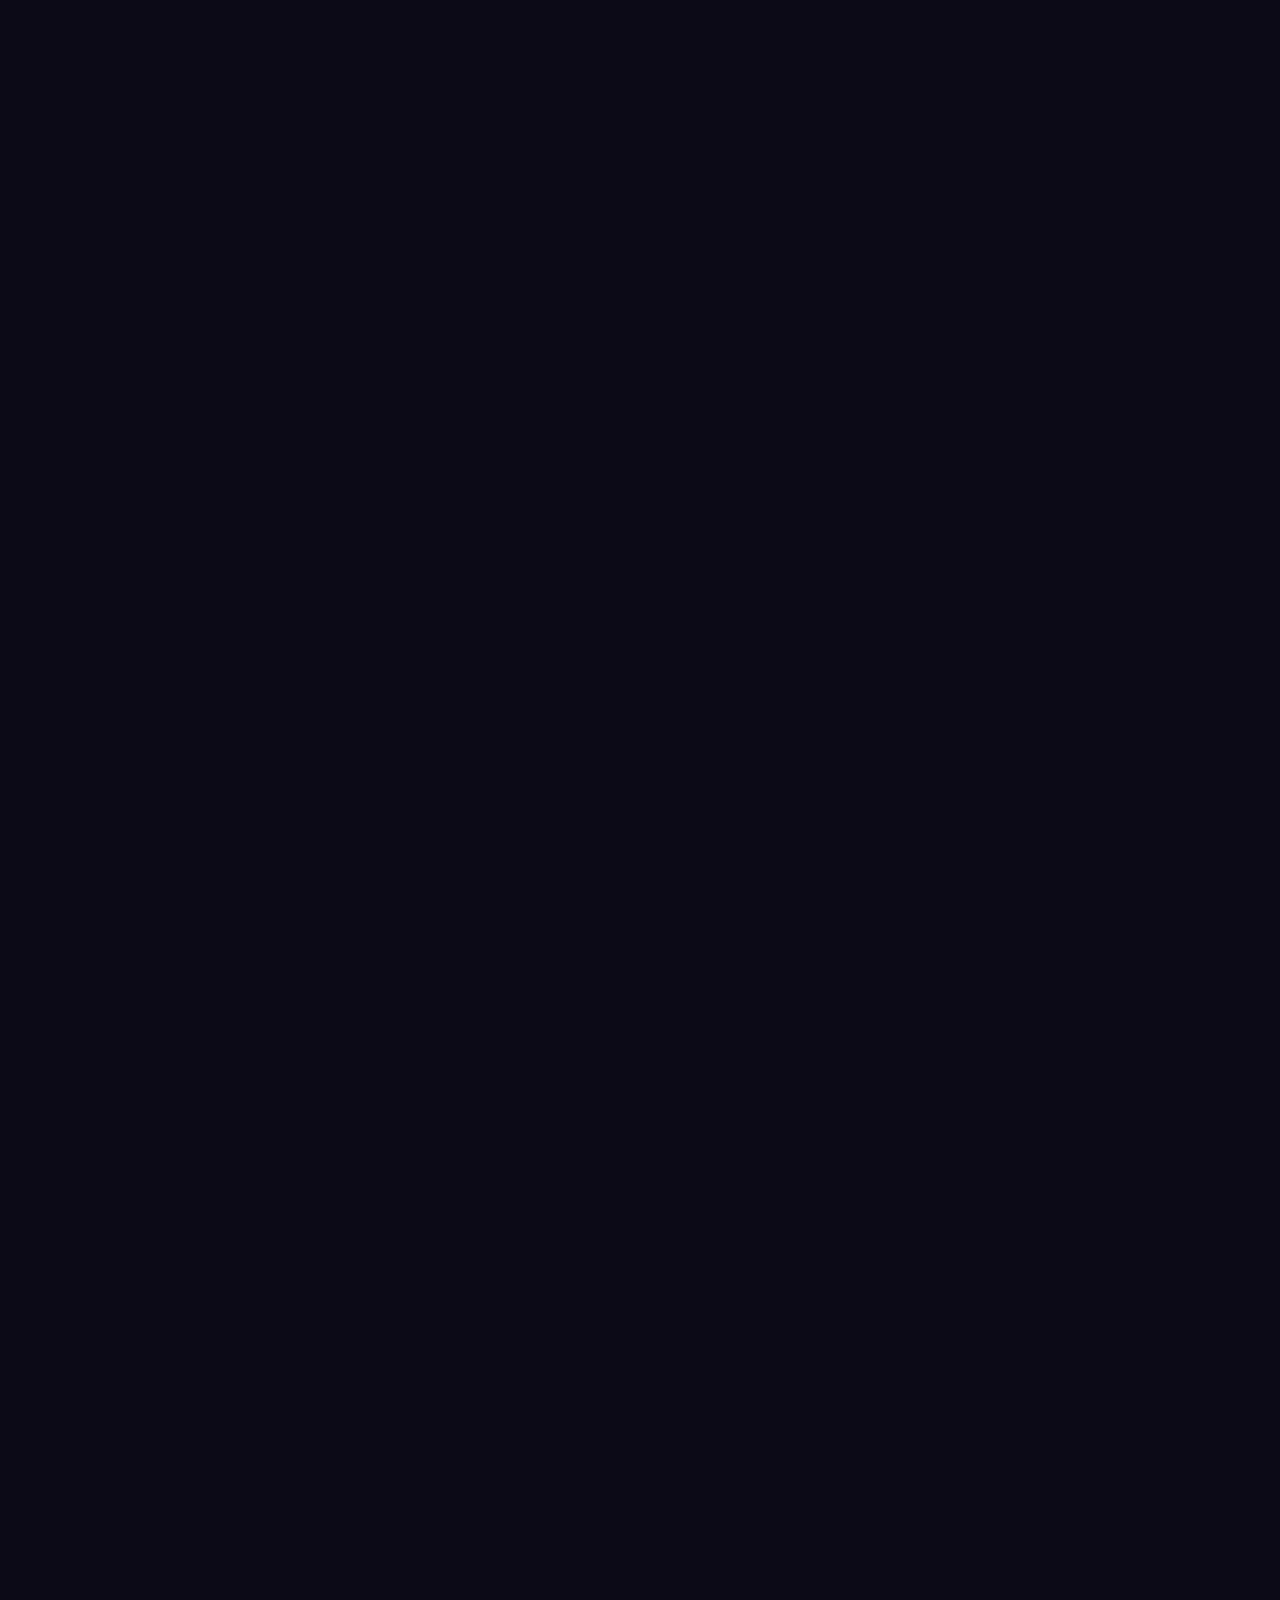
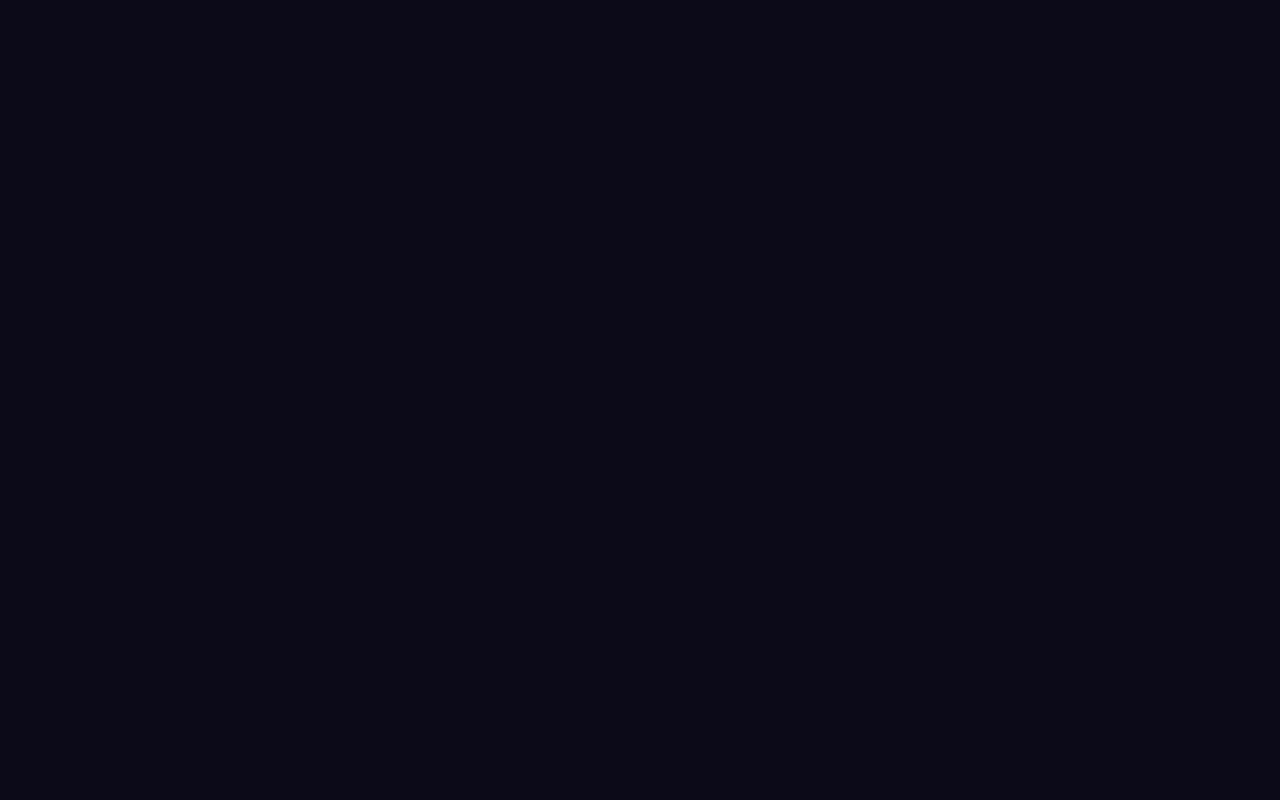
<file: index2.html>
<!DOCTYPE html>
<html>

<head>
    <meta charset="UTF-8" />
    <title>title</title>
    <style>
        body {
            margin: 0;
            padding: 0;
            background-color: #0C0A18;
        }
        .sticky-scroll {
            height: 562.5vw;
            width: 100vw;
            position: relative;
            overflow: visible;
        }
        .scroll-parent {
            position: sticky;
            top: 0;
            width: 100vw;
            height: 100vh;
            overflow: scroll;
            scroll-snap-type: x mandatory;
            /* scroll-snap-points-y: repeat(100vh); */
        }
        .scroll-wrapper {
            width: fit-content;
            display: flex;
            height: 100vh;
            scroll-snap-type: x mandatory;
            padding: 0 50vw;
        }
        .scroll-child {
            width: 50vw;
            background-color: #0C0A18;
            color: white;
            height: 100vh;
            display: flex;
            scroll-snap-align: center;
            align-items: center;
            justify-content: center;
            font-size: 200px;
            border-right: solid 2px #0C0A18;
            text-align: center;
        }

        .scroll-child video {
            transform: scale(0.3);
            opacity: 0.2;
            transform-origin: center;
            transition-duration: 1s;
            width: 40vw;
        }
        .scroll-child.visible video {
            transform: scale(1);
            opacity: 0.5;
        }

        .text-parent {
            z-index: 2;
            color: white;
            width: 100vw;
            height: 100vh;
            position: sticky;
            top: 0;
            margin-top: -100vh;
            pointer-events: none;
        }

        .text-child {
            width: 100vw;
            height: 100vh;
            display: flex;
            justify-content: center;
            align-items: center;
            flex-direction: column;
            position: absolute;
            top: 0;
            left: 0;
            opacity: 0;
            transition-duration: .5s;
            transition-property: opacity;
        }
        .text-child.visible {
            opacity: 1;
            pointer-events: auto;;
        }
        a {
            pointer-events: auto !important;
            background-color: orange;
        }
        a:hover {
            background-color: red;
        }

        .dapp-list {
            position: fixed;
            z-index: 100;
            color: white;
            top: 0;
        }
    </style>
</head>

<body>
    <div class="sticky-scroll">

        <div class="scroll-parent">
            <div class="scroll-wrapper">
                <div class="scroll-child" id="scroll-child--0"></div>
                <div class="scroll-child" id="scroll-child--1"><video muted loop><source src="https://player.vimeo.com/progressive_redirect/playback/1079270347/rendition/1080p/file.mp4?loc=external&signature=bf769e34870734bb92ee035c4f3692677742bcf7107d42a61720ac8877c0f12f"></video></div>
                <div class="scroll-child" id="scroll-child--2"><video muted loop><source src="https://player.vimeo.com/progressive_redirect/playback/1079270347/rendition/1080p/file.mp4?loc=external&signature=bf769e34870734bb92ee035c4f3692677742bcf7107d42a61720ac8877c0f12f"></video></div>
                <div class="scroll-child" id="scroll-child--3"><video muted loop><source src="https://player.vimeo.com/progressive_redirect/playback/1079270347/rendition/1080p/file.mp4?loc=external&signature=bf769e34870734bb92ee035c4f3692677742bcf7107d42a61720ac8877c0f12f"></video></div>
                <div class="scroll-child" id="scroll-child--4"><video muted loop><source src="https://player.vimeo.com/progressive_redirect/playback/1079270347/rendition/1080p/file.mp4?loc=external&signature=bf769e34870734bb92ee035c4f3692677742bcf7107d42a61720ac8877c0f12f"></video></div>
            </div>
        </div>
        <div class="text-parent">
            <div class="text-child text-child--0">
                <h2>Intro Title</h2>
                <p>Intro text</p>
            </div>
            <div class="text-child text-child--1">
                <h2>Text 1</h2>
                <p>Undertext 1</p>
                <a href="https://google.com" target="_blank"><button>Button 1</button></a>
            </div>
            <div class="text-child text-child--2">
                <h2>Text 2</h2>
                <p>Undertext 2</p>
                <button>Button 2</button>
            </div>
            <div class="text-child text-child--3">
                <h2>Text 3</h2>
                <p>Undertext 3</p>
                <button>Button 3</button>
            </div>
            <div class="text-child text-child--4">
                <h2>Text 4</h2>
                <p>Undertext 4</p>
                <button>Button 4</button>
            </div>
        </div>
        <div class="dapp-list">
            ArchetypalTech
Atemu
AWRPG
Blob Arena
Block Heroes
Boltwade Studio
Brew Master
Briq
Call The Banners
Castle Hexapolis
Craft Island
D'Island
DiamondPit
Dope War
Elerium
Eternum
Fallen Order
Focus Tree
Force Prime Heroes
GOL2
GrugsLair
Influence
Influence Asset Manager
Jokers of Neon
Loot Survivor
Loot Underworld
Mancala
Mississippi
ML Village (Games & AI)
Monkey Mind
NoGame
Norvos
Octoguns
Paved
Pilcrow and Star Productions
Pistols at 10 blocks
PixeLaw
Plan Combat
Provable Games
Realms.World
Rising Revenant
Roll Your Own
Slayer
Stark Sailor
Starkane
Starkland
Starkshoot
Tale Weaver
Teandy
The Ninth
Txspace
Underdark
Underware (Gaming Studio)
Underworlds
WarpackMasters
Wendash
Wilder World
XAR
YGG JAPAN
zDefender
zkorp
zKube
ArchetypalTech
Atemu
AWRPG
Blob Arena
Block Heroes
Boltwade Studio
Brew Master
Briq
Call The Banners
Castle Hexapolis
Craft Island
D'Island
DiamondPit
Dope War
Elerium
Eternum
Fallen Order
Focus Tree
Force Prime Heroes
GOL2
GrugsLair
Influence
Influence Asset Manager
Jokers of Neon
Loot Survivor
Loot Underworld
Mancala
Mississippi
ML Village (Games & AI)
Monkey Mind
NoGame
Norvos
Octoguns
Paved
Pilcrow and Star Productions
Pistols at 10 blocks
PixeLaw
Plan Combat
Provable Games
Realms.World
Rising Revenant
Roll Your Own
Slayer
Stark Sailor
Starkane
Starkland
Starkshoot
Tale Weaver
Teandy
The Ninth
Txspace
Underdark
Underware (Gaming Studio)
Underworlds
WarpackMasters
Wendash
Wilder World
XAR
YGG JAPAN
zDefender
zkorp
zKube
        </div>
    </div>
    <script src="./scriptShapes.js"></script>
</body>

</html>
</file>
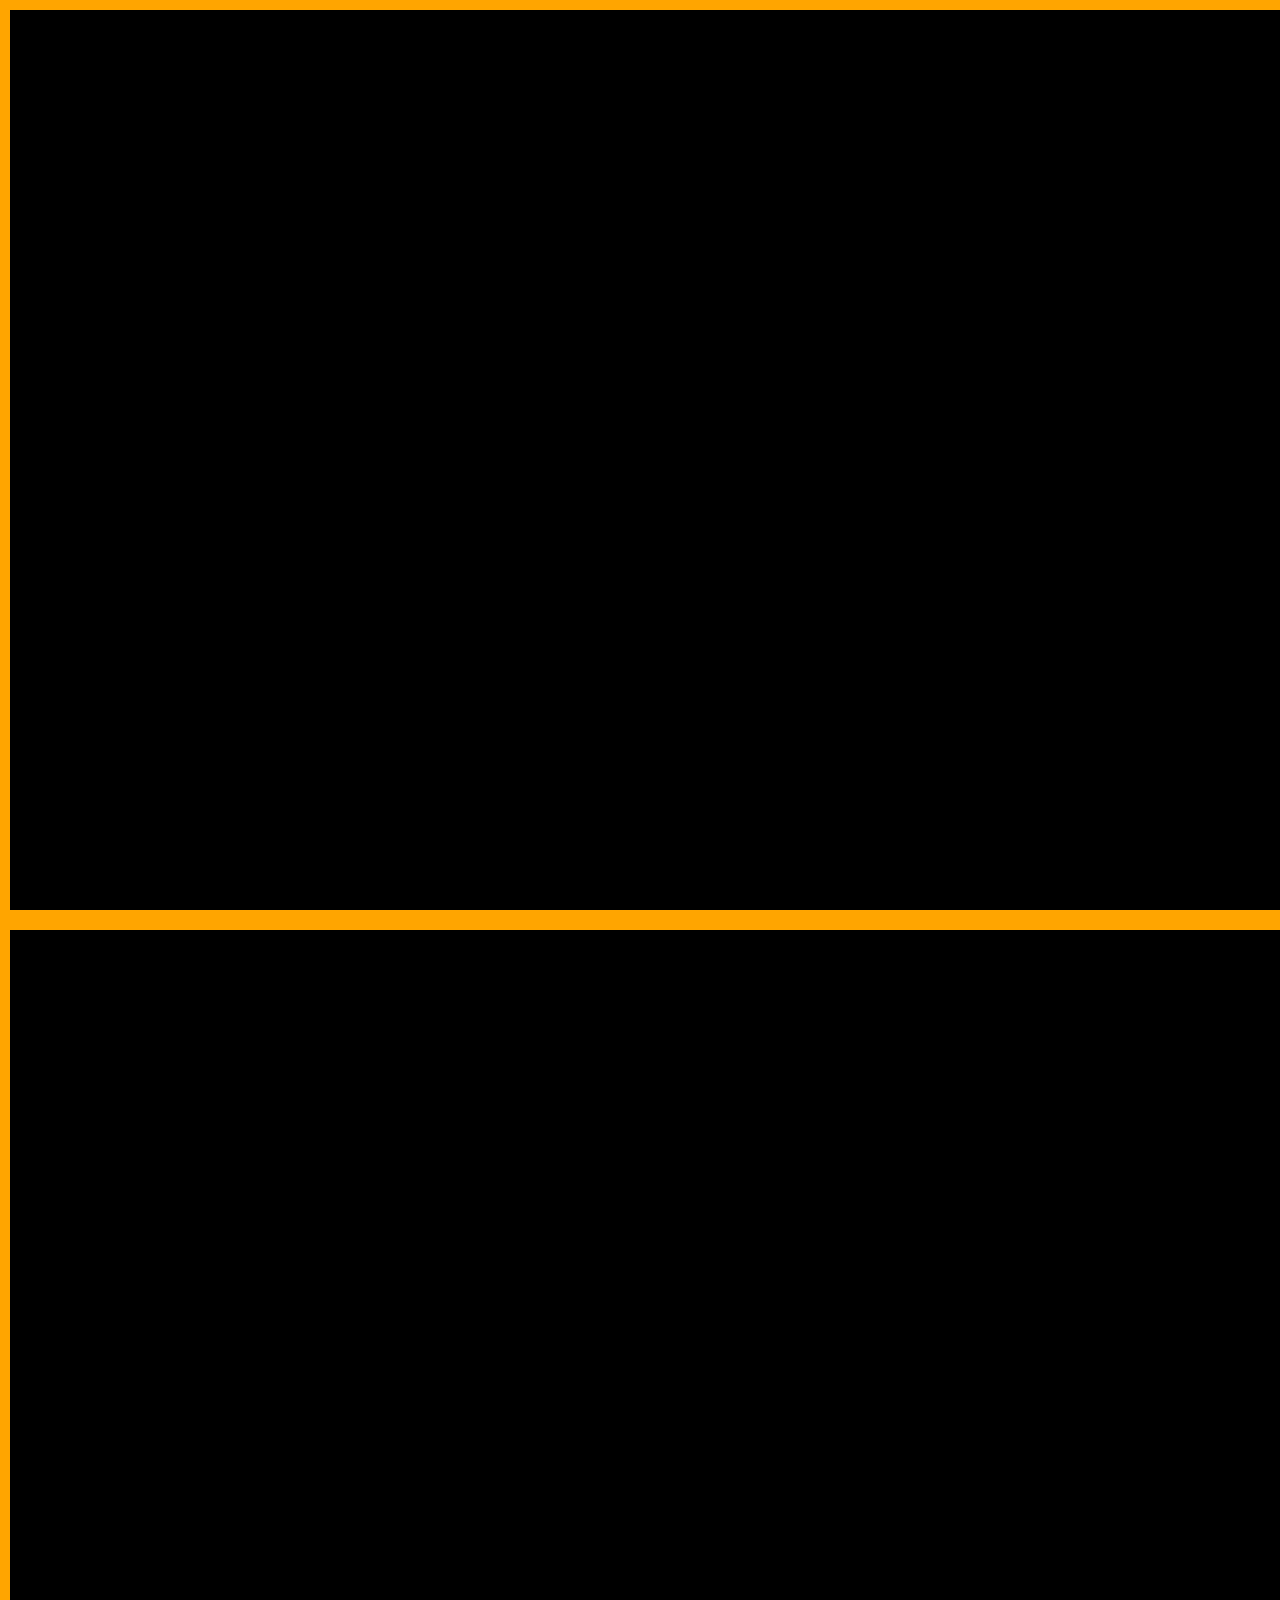
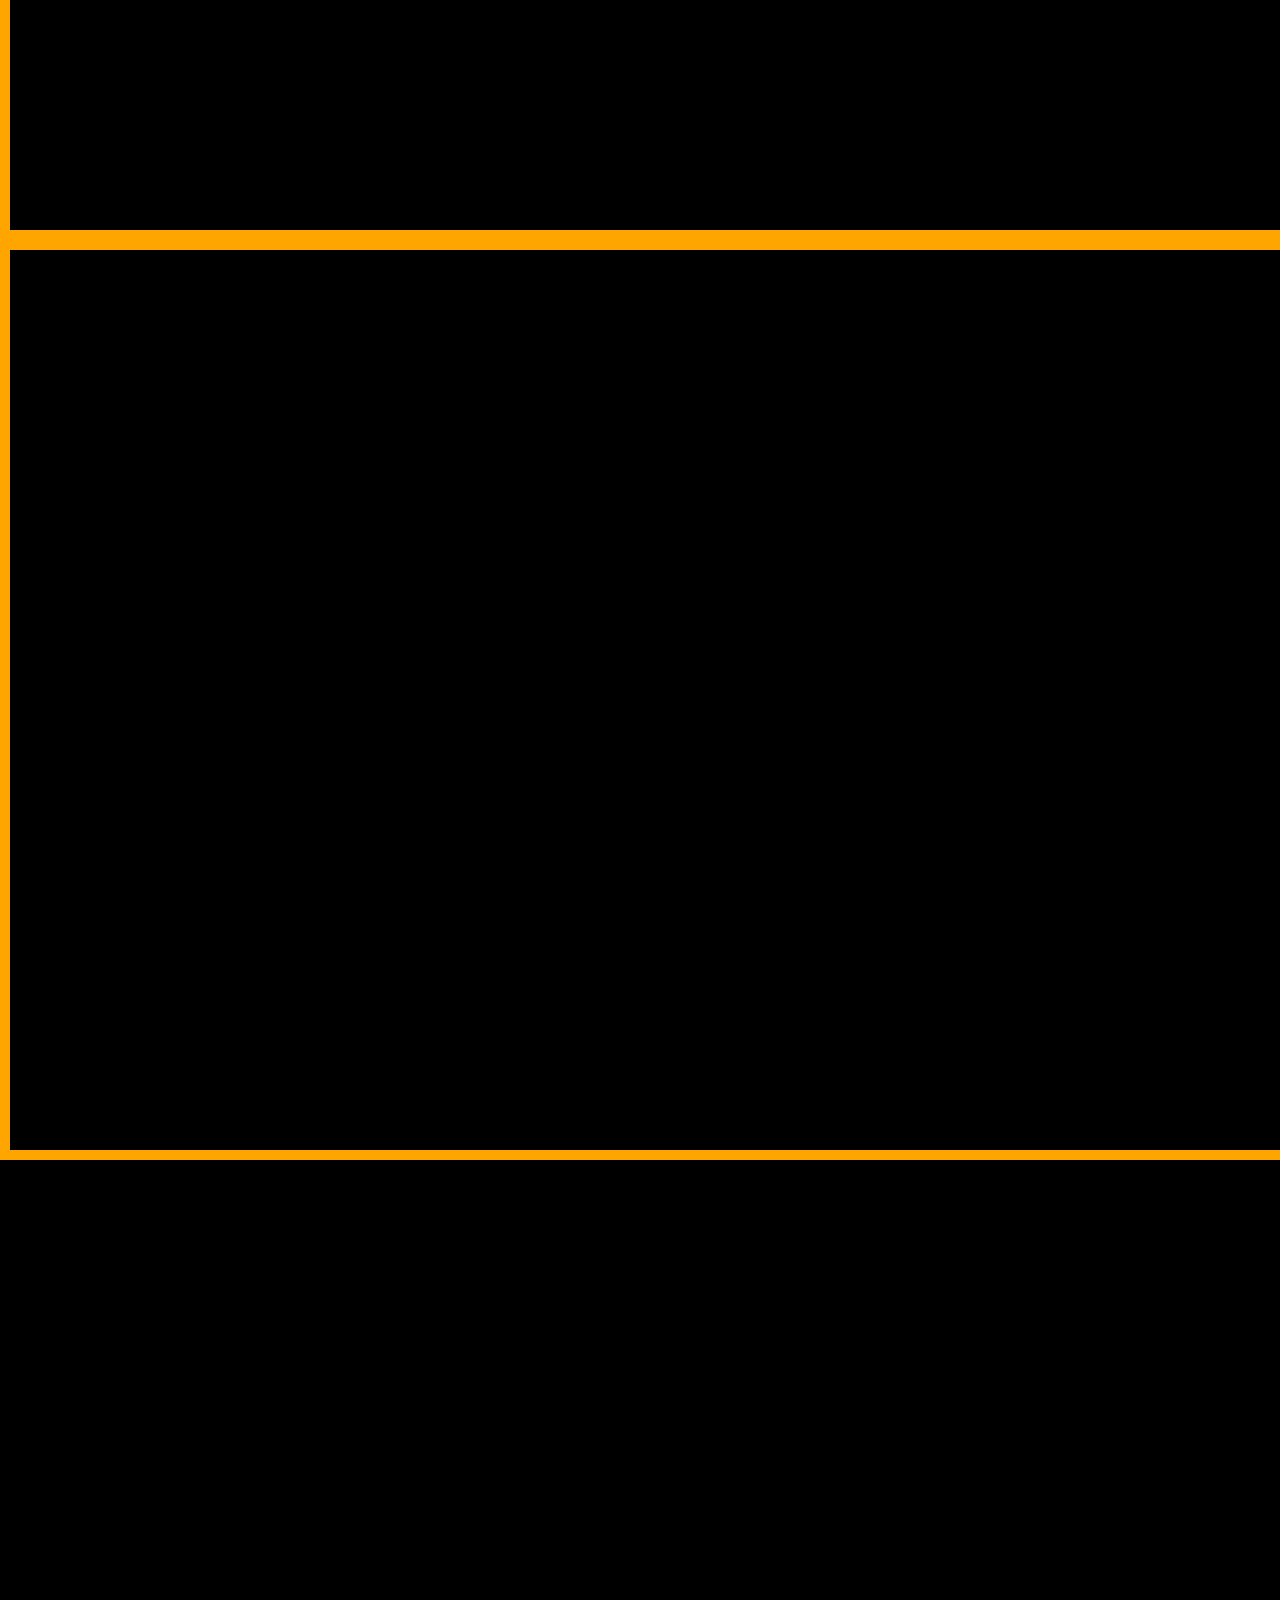
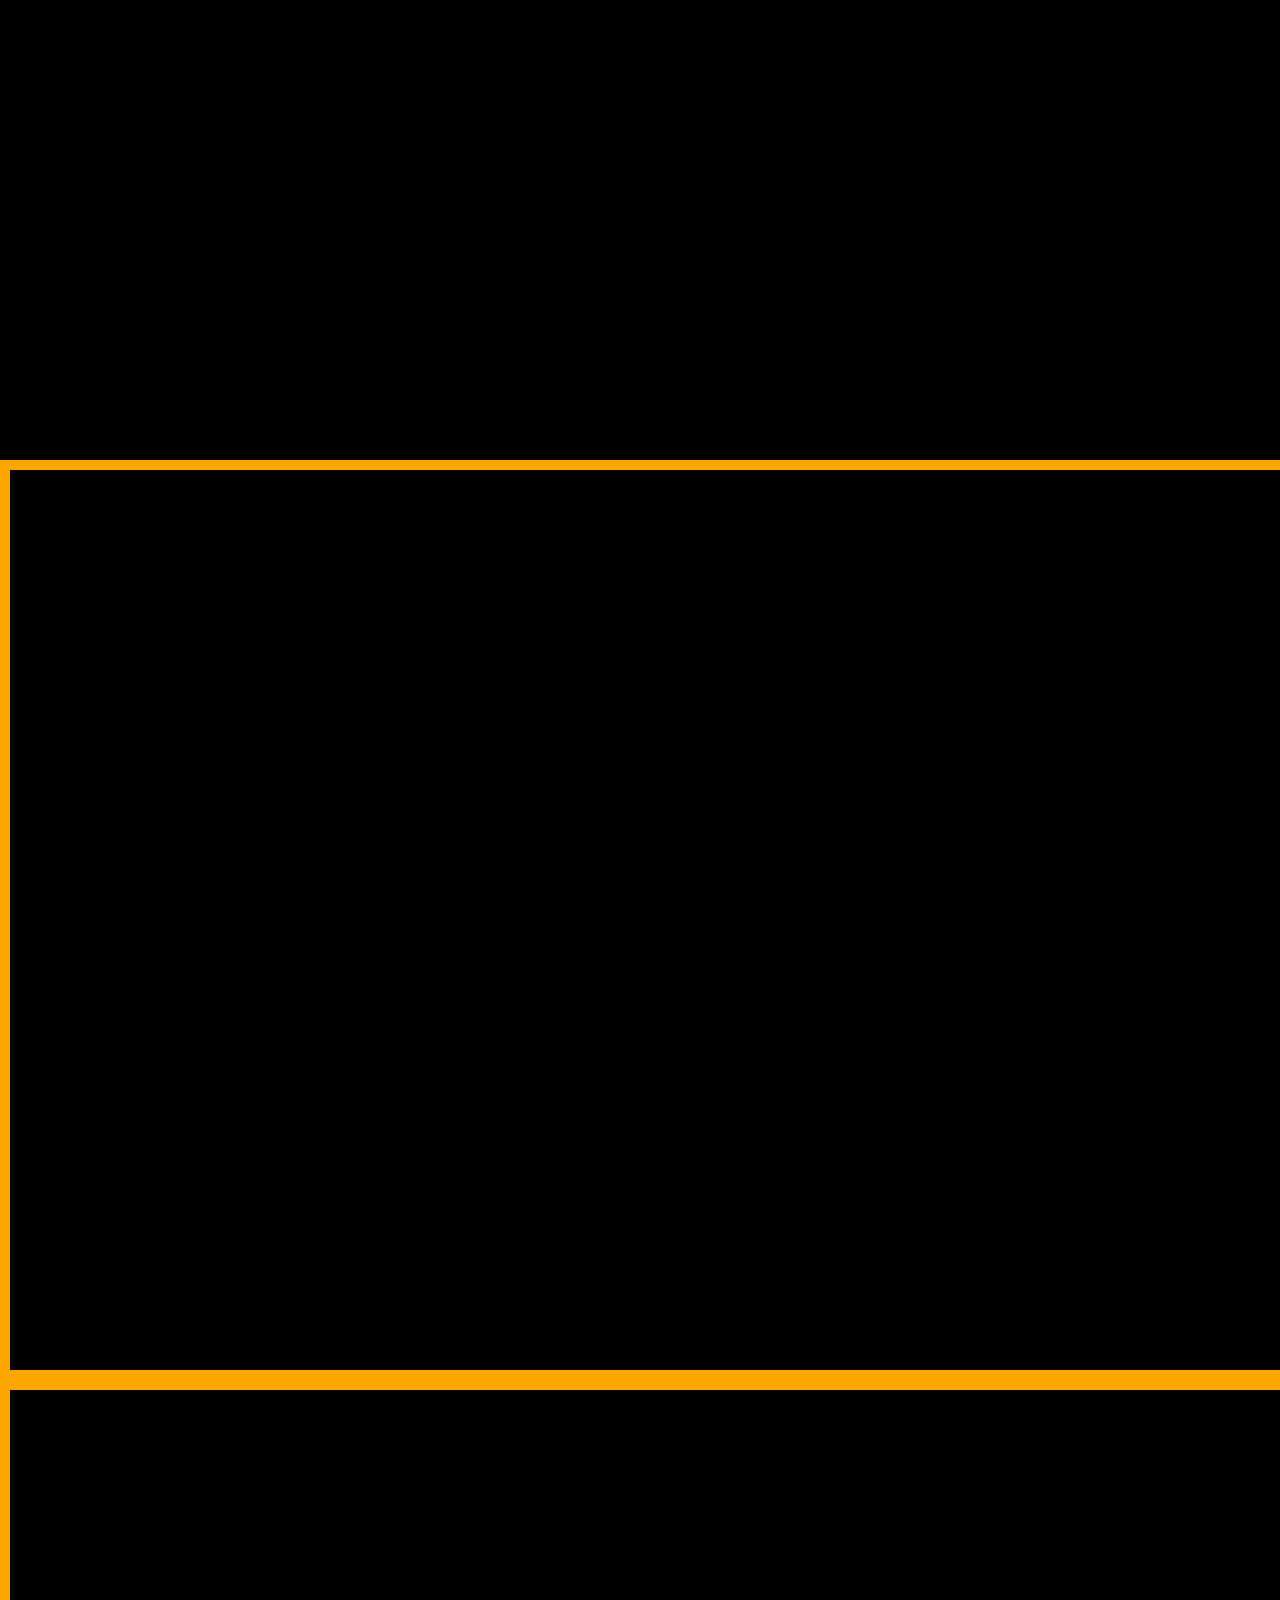
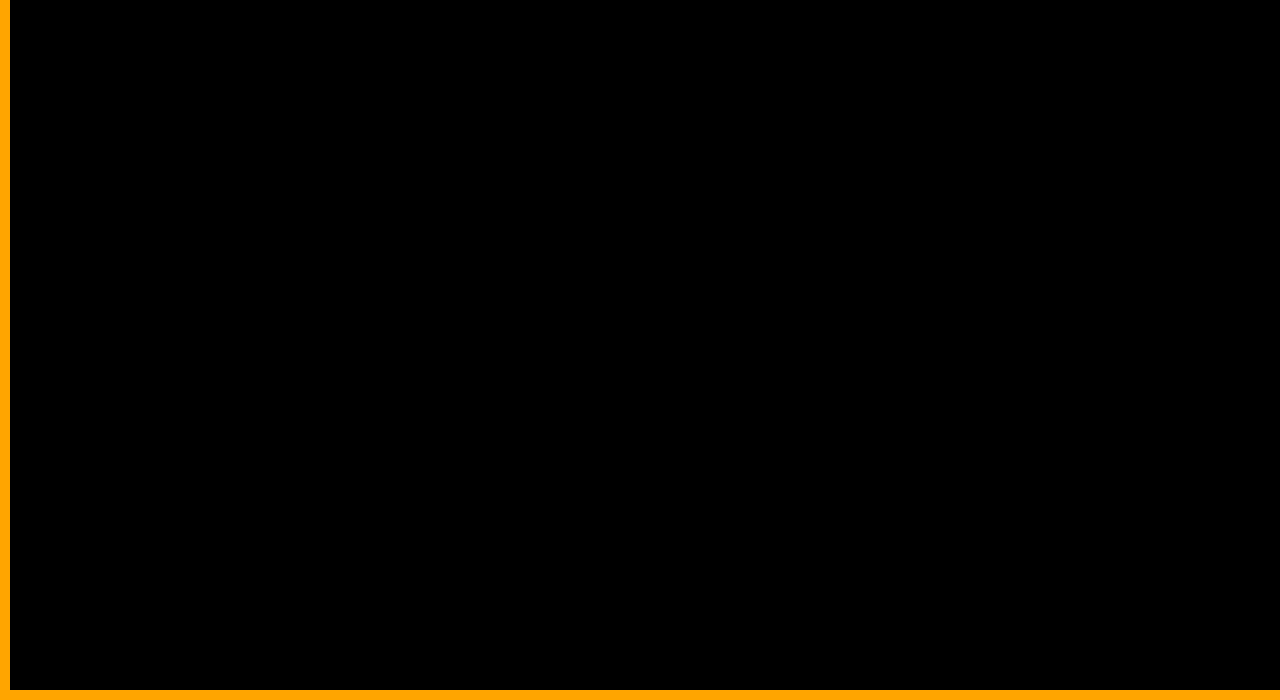
<file: sparkle.html>
<!DOCTYPE html>
<html>

<head>
    <meta charset="UTF-8" />
    <title>Sparkle</title>
    <style>
        body {
            margin: 0;
            background-color: black;
            padding: 0;
        }
        .sparkling-wrapper {
            width: 100vw;
            height: 100vh; 
            position: relative;
        }
       .sparkling__span {
        position: absolute;
        font-size: 10px;
        color: white;
        opacity: 0;
        transition-duration: .5s;
        transition-property: opacity;
        animation: fadeIn 0.5s forwards linear;
       }
       @keyframes fadeIn {
        100% {opacity: 1;}
       }

       .screen {
         width: 100vw;
            height: 100vh; 
            border: solid 10px orange;
       }

    </style>
</head>

<body>
    <div class="screen"></div>
      <div class="screen"></div>
        <div class="screen"></div>
    <div class="sparkling-wrapper"></div>
      <div class="screen"></div>
      <div class="screen"></div>
    <script src="./words.js"></script>
</body>

</html>
</file>
